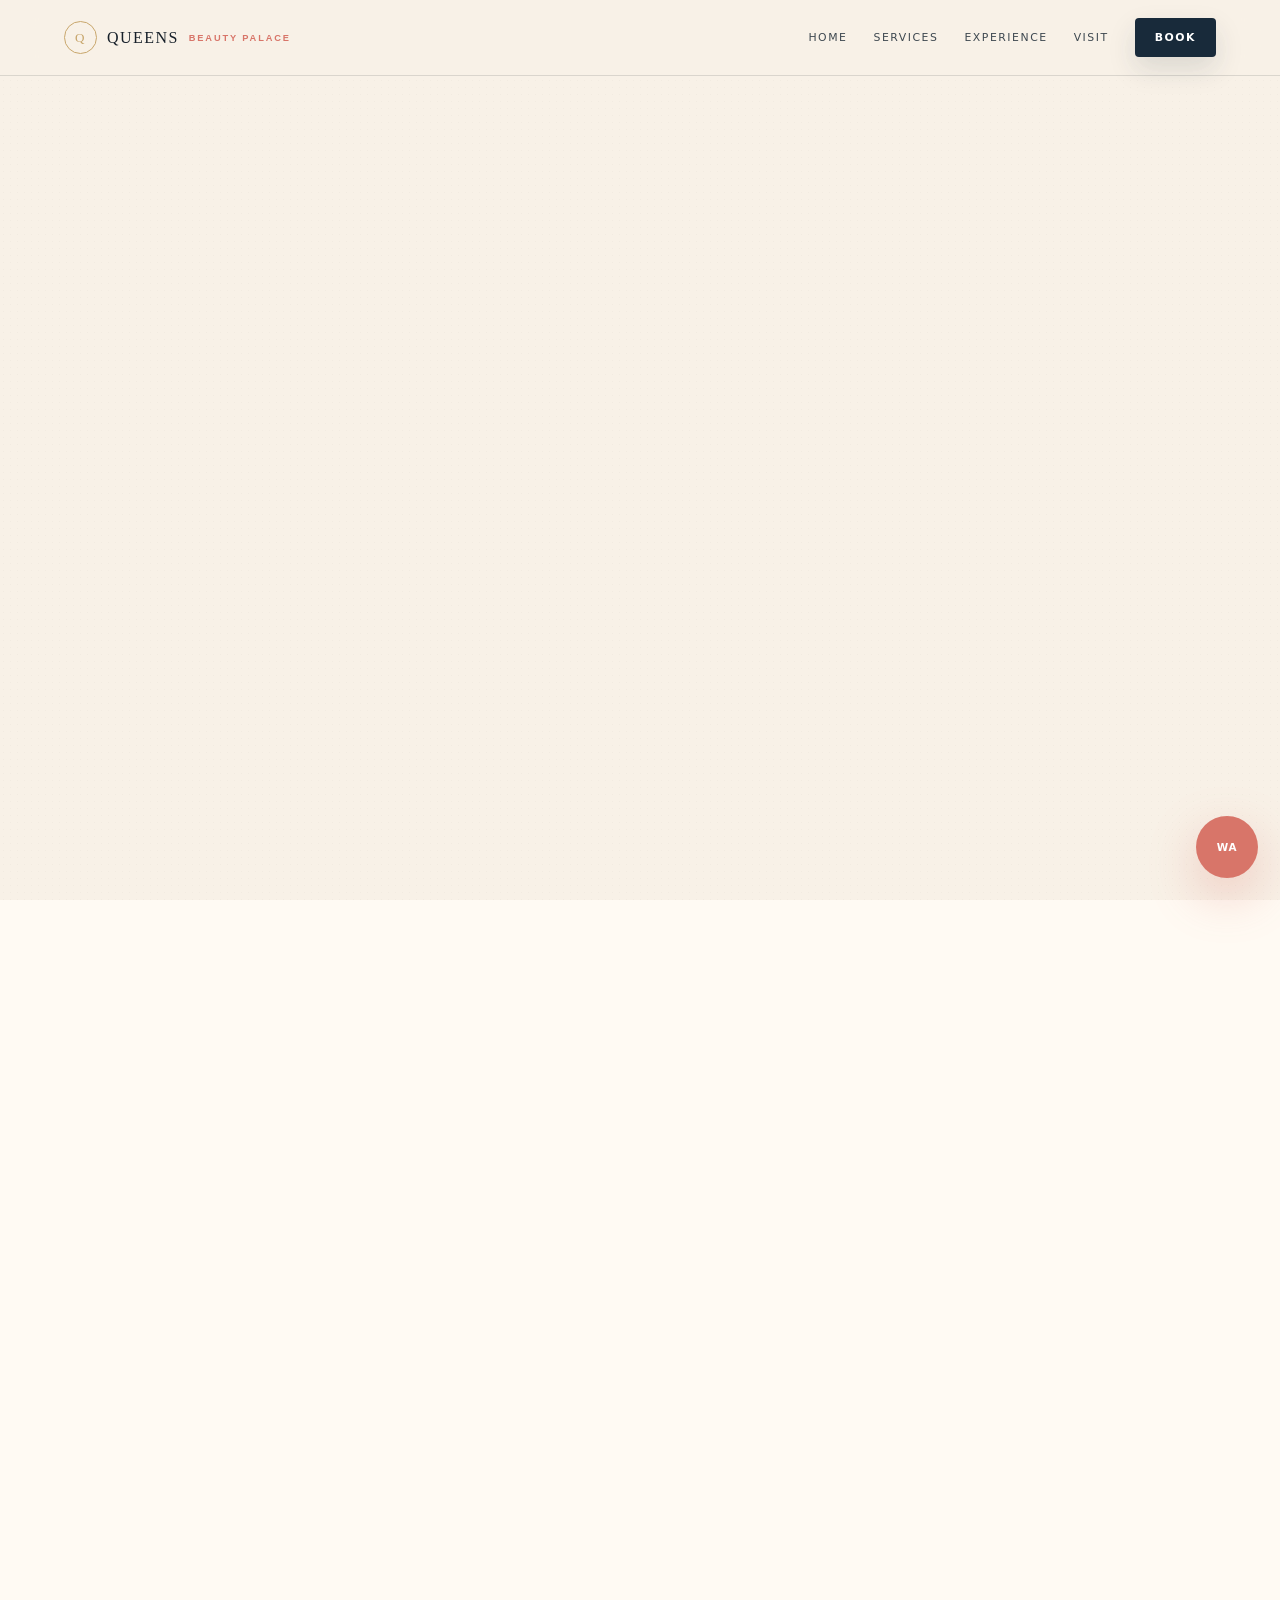
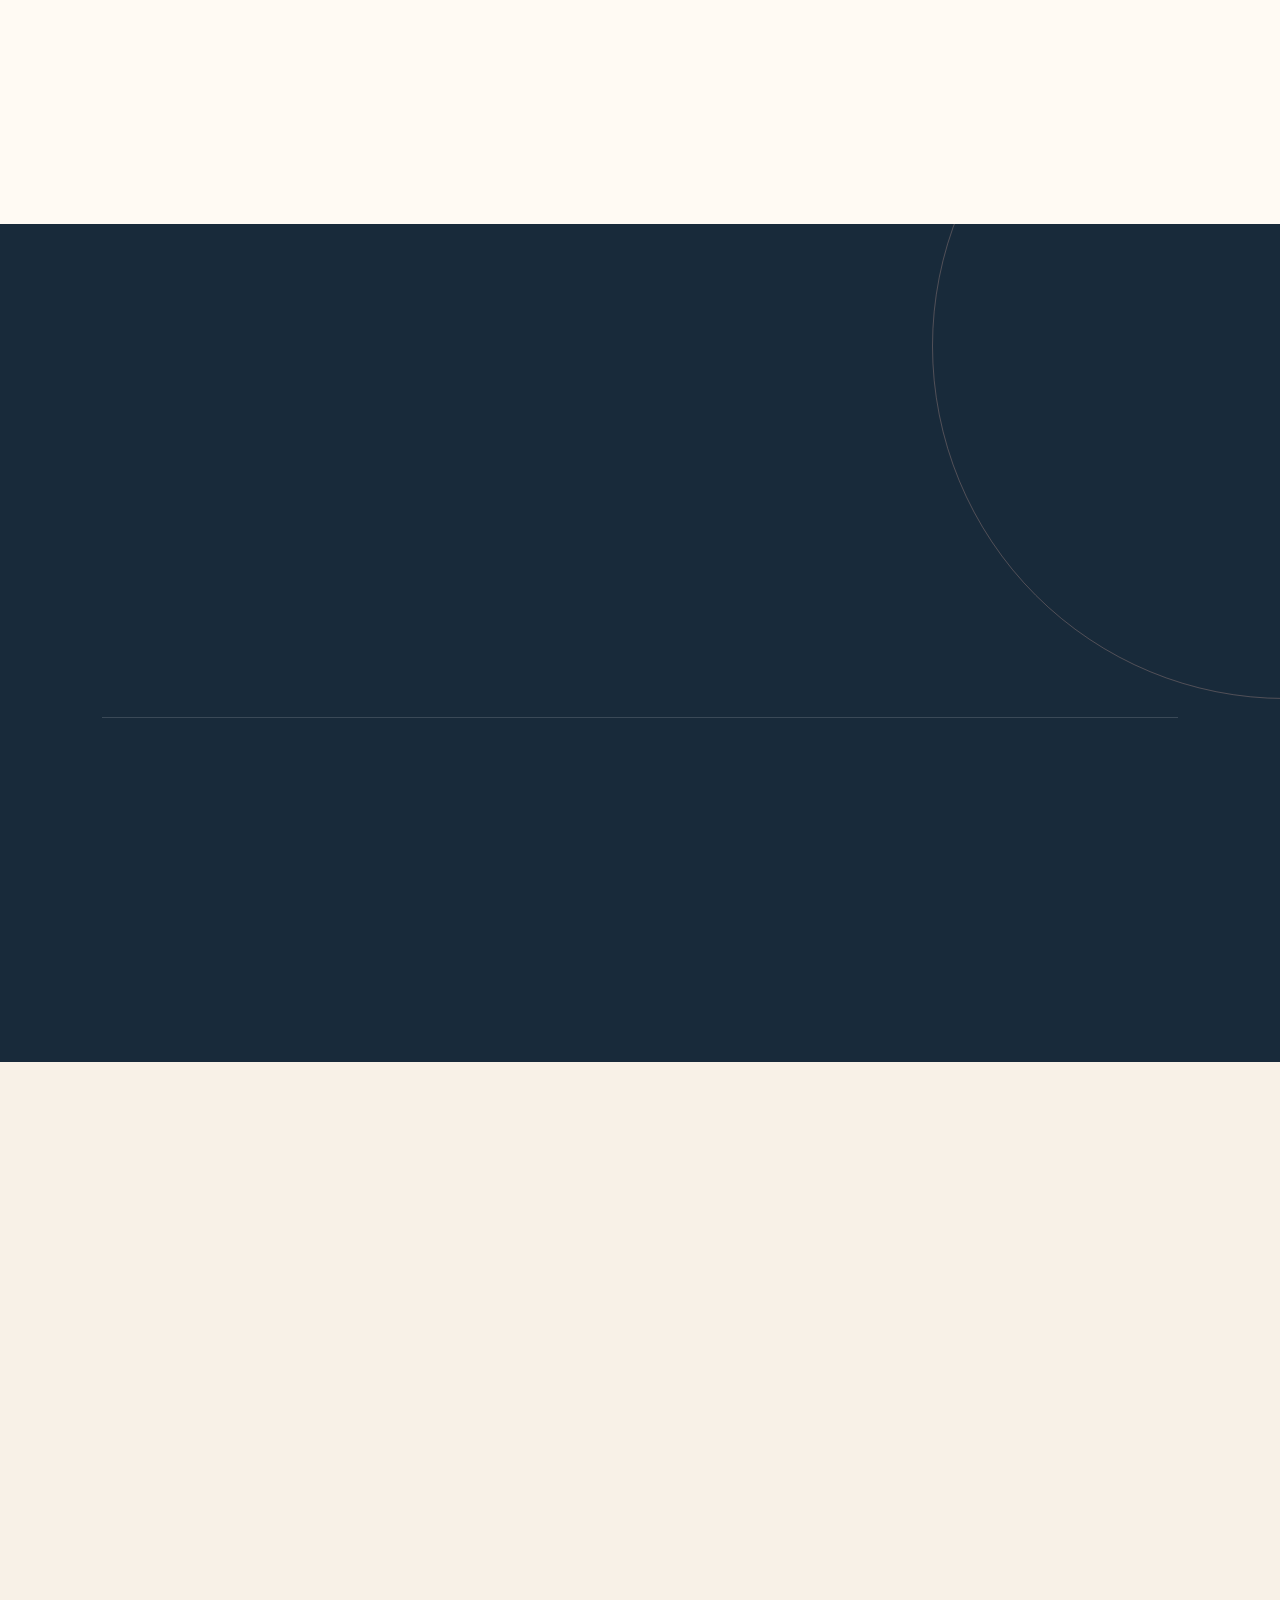
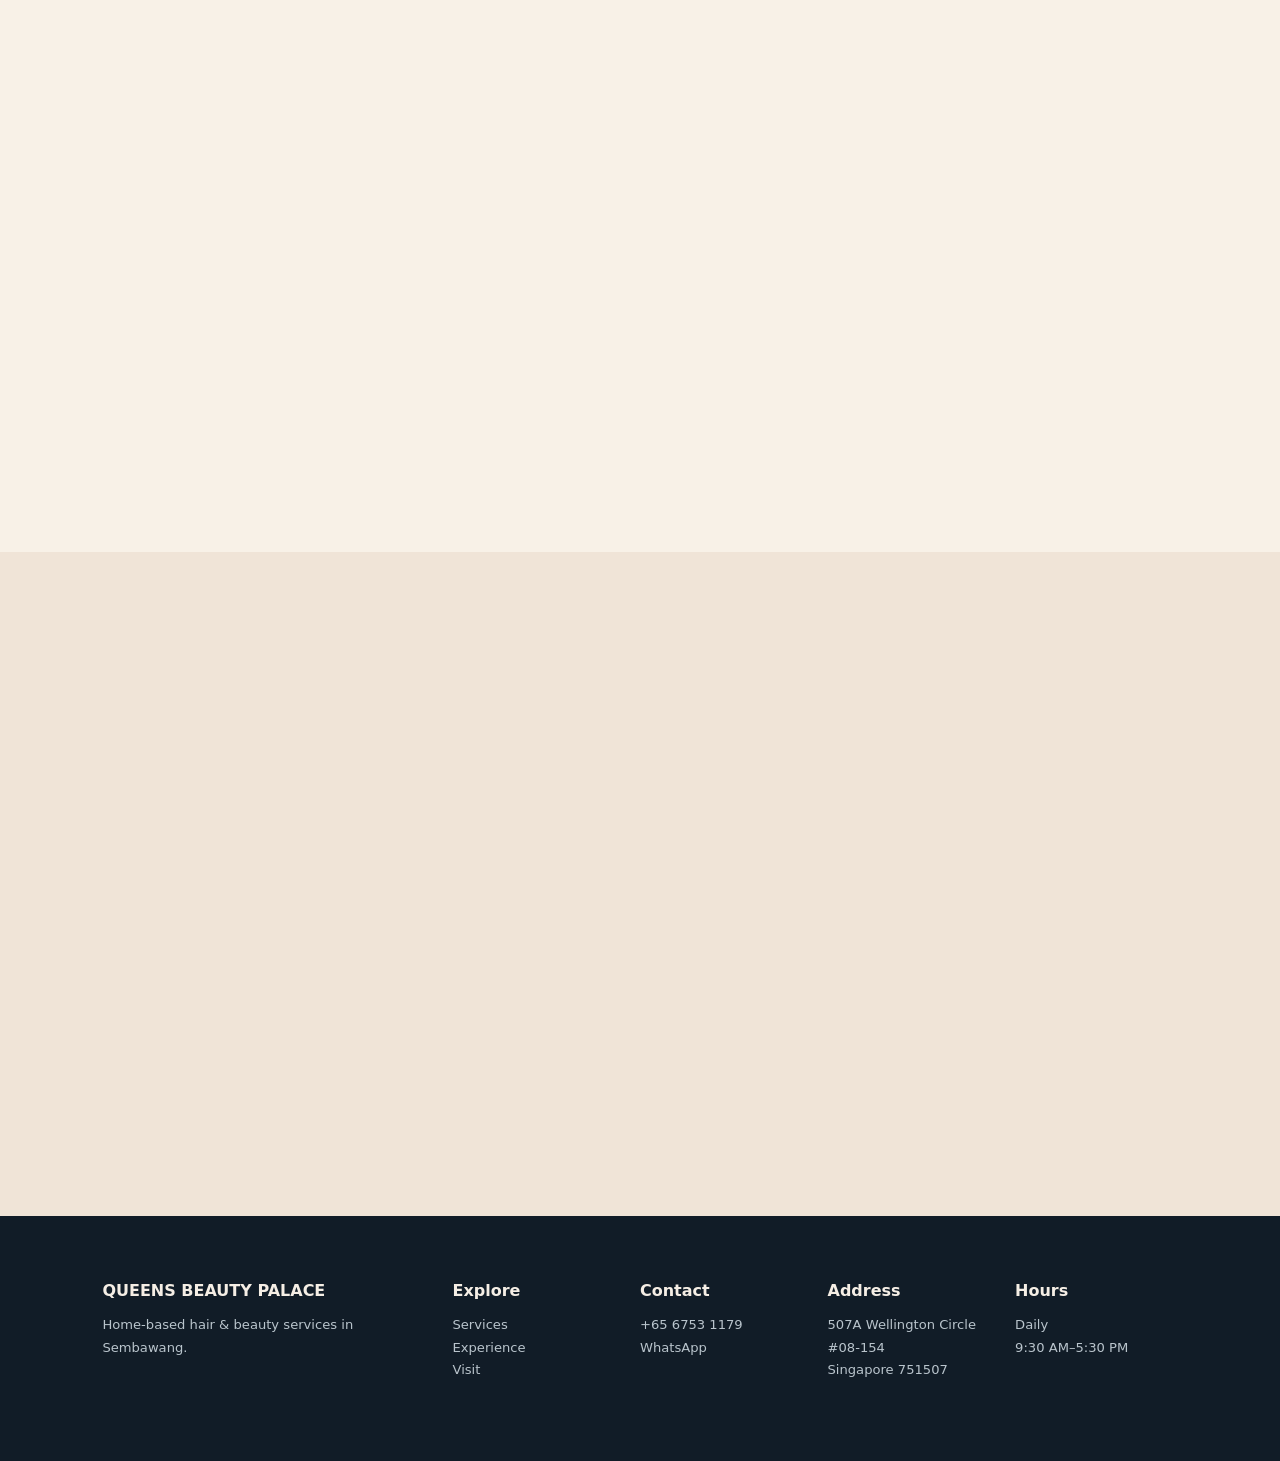
<file: index.html>
<!doctype html><html lang="en"><head><meta charset="utf-8"><meta name="viewport" content="width=device-width,initial-scale=1"><meta name="description" content="Queens Beauty Palace — home-based hair and beauty salon at Montreal Spring, Sembawang, Singapore."><title>Queens Beauty Palace | Sembawang</title><link rel="stylesheet" href="site.css"></head><body><div id="loader"><div class="loader-inner"><div class="loader-q">Q</div><span>QUEENS BEAUTY PALACE</span></div></div><header><a class="logo" href="index.html">QUEENS <b>BEAUTY PALACE</b></a><nav><a href="index.html">Home</a><a href="services.html">Services</a><a href="experience.html">Experience</a><a href="contact.html">Visit</a><a class="navcta magnetic" href="https://wa.me/6567531179?text=Hi%20Queens%20Beauty%20Palace%2C%20I%20would%20like%20to%20book.">Book</a></nav></header><main><section class="hero"><div class="hero-copy reveal"><p class="eyebrow">MONTREAL SPRING · SEMBAWANG · SINGAPORE</p><h1>Beauty, made <em>personal.</em></h1><p class="lead">Queens Beauty Palace is a long-running home-based salon for practical hair and selected beauty services — friendly, neighbourhood-focused and without the pressure of a large commercial salon.</p><div class="actions"><a class="btn magnetic" href="https://wa.me/6567531179?text=Hi%20Queens%20Beauty%20Palace%2C%20I%20would%20like%20to%20book.">WhatsApp to book</a><a class="text-link" href="services.html">Explore the menu →</a></div><div class="hero-meta"><span>507A Wellington Circle · #08-154</span><span>Daily · 9:30 AM–5:30 PM</span><span>+65 6753 1179</span></div></div><div class="hero-stage reveal"><div class="orb"></div><div class="mirror"></div><div class="ribbon">HAIR · BEAUTY · CARE</div></div></section><section class="section"><p class="eyebrow reveal">THE QUEENS APPROACH</p><div class="intro-grid"><div class="reveal"><div class="number">01</div><h2>Small setting.<br><em>Real attention.</em></h2></div><div class="reveal"><p class="lead">Public profiles describe Queens Beauty Palace as a home-based Sembawang salon with a strong value focus. It has been publicly featured for affordable hair services and is associated with haircuts, colouring, perms, rebonding and manicure/pedicure services.</p></div></div><div class="pillars"><article class="pillar reveal tilt"><small>01 / HAIR</small><h3>Everyday cuts</h3><p>Personalised haircuts for adults, children and different lengths, with practical advice for the finish you want.</p></article><article class="pillar reveal tilt"><small>02 / TRANSFORM</small><h3>Colour + texture</h3><p>Colouring, Korean-style perm options, rebonding and straightening for clients looking for a change in shape or finish.</p></article><article class="pillar reveal tilt"><small>03 / BEAUTY</small><h3>Beyond hair</h3><p>Public listings also associate the business with manicure, pedicure and selected brow/lash services. Confirm current availability before booking.</p></article></div></section><section class="story"><div class="reveal"><p class="eyebrow">A DIFFERENT KIND OF APPOINTMENT</p><h2>Come with an idea.<br><em>Leave with a plan.</em></h2><p class="lead">For chemical services especially, the smartest first step is a conversation. Share your current hair condition, previous treatments and the result you want so the right service can be discussed before you commit.</p></div><div class="steps"><div class="step reveal"><b>01</b><h3>Message</h3><p>Tell the salon what you want and your preferred day.</p></div><div class="step reveal"><b>02</b><h3>Discuss</h3><p>Confirm service, suitability, current price and timing.</p></div><div class="step reveal"><b>03</b><h3>Visit</h3><p>Arrive at the Wellington Circle home studio for your appointment.</p></div><div class="step reveal"><b>04</b><h3>Finish</h3><p>Leave with a result chosen around your hair and routine.</p></div></div></section><section class="section menu"><p class="eyebrow reveal">SIGNATURE MENU</p><h2 class="reveal">What are you<br><em>in the mood for?</em></h2><div class="service-cards"><article class="service-card reveal tilt"><span>01 · CUT</span><h3>Haircuts</h3><p>From everyday trims to family and children's cuts, choose a practical shape that suits your routine.</p><a class="text-link" href="services.html#haircuts">See details →</a></article><article class="service-card reveal tilt"><span>02 · COLOUR</span><h3>Hair colour</h3><p>Colour services for refreshing, changing or maintaining your look. Discuss condition and desired tone first.</p><a class="text-link" href="services.html#colour">See details →</a></article><article class="service-card reveal tilt"><span>03 · TEXTURE</span><h3>Perm + rebond</h3><p>Korean-style perm and treatment options alongside rebonding and straightening services.</p><a class="text-link" href="services.html#texture">See details →</a></article><article class="service-card reveal tilt"><span>04 · BEAUTY</span><h3>Nails + extras</h3><p>Manicure and pedicure are part of the registered secondary activity; other beauty services appear in public listings.</p><a class="text-link" href="services.html#beauty">See details →</a></article></div></section><section class="visit"><div class="reveal"><p class="eyebrow">PLAN YOUR VISIT</p><h2>Wellington Circle.<br><em>Before you go.</em></h2></div><div class="visit-grid"><article class="visit-card reveal"><b>ADDRESS</b><p>507A Wellington Circle<br>#08-154, Montreal Spring<br>Singapore 751507</p><a class="text-link" href="contact.html">Directions →</a></article><article class="visit-card reveal"><b>CONTACT</b><p><a href="tel:+6567531179">+65 6753 1179</a><br>Call or message to arrange an appointment.</p><a class="text-link" href="https://wa.me/6567531179">WhatsApp →</a></article><article class="visit-card reveal"><b>HOURS</b><p>Monday–Sunday<br>9:30 AM–5:30 PM</p><small>Confirm your preferred slot before visiting.</small></article></div></section></main><footer><div><strong>QUEENS BEAUTY PALACE</strong><p>Home-based hair & beauty services in Sembawang.</p></div><div><b>Explore</b><p><a href="services.html">Services</a><br><a href="experience.html">Experience</a><br><a href="contact.html">Visit</a></p></div><div><b>Contact</b><p><a href="tel:+6567531179">+65 6753 1179</a><br><a href="https://wa.me/6567531179">WhatsApp</a></p></div><div><b>Address</b><p>507A Wellington Circle<br>#08-154<br>Singapore 751507</p></div><div><b>Hours</b><p>Daily<br>9:30 AM–5:30 PM</p></div></footer><div class="float"><a href="https://wa.me/6567531179">WA</a></div><script src="site.js"></script></body></html>
</file>
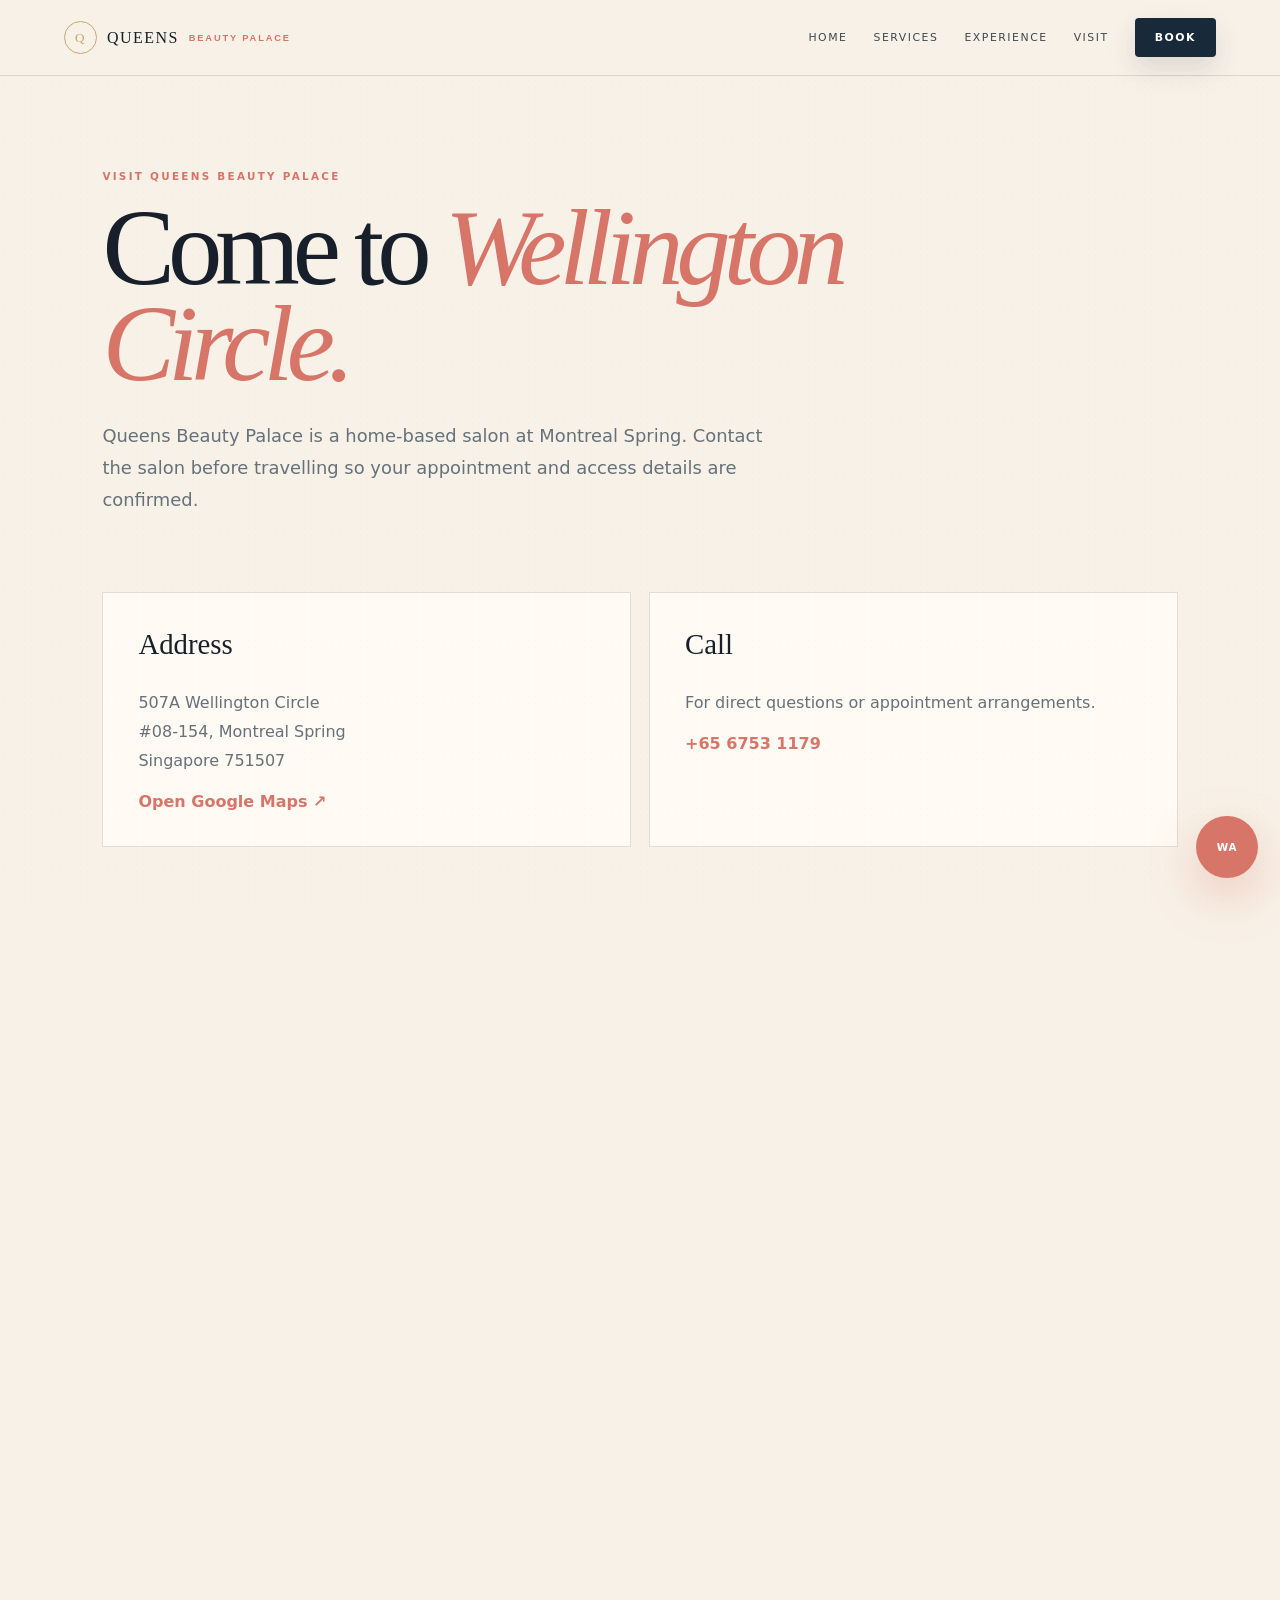
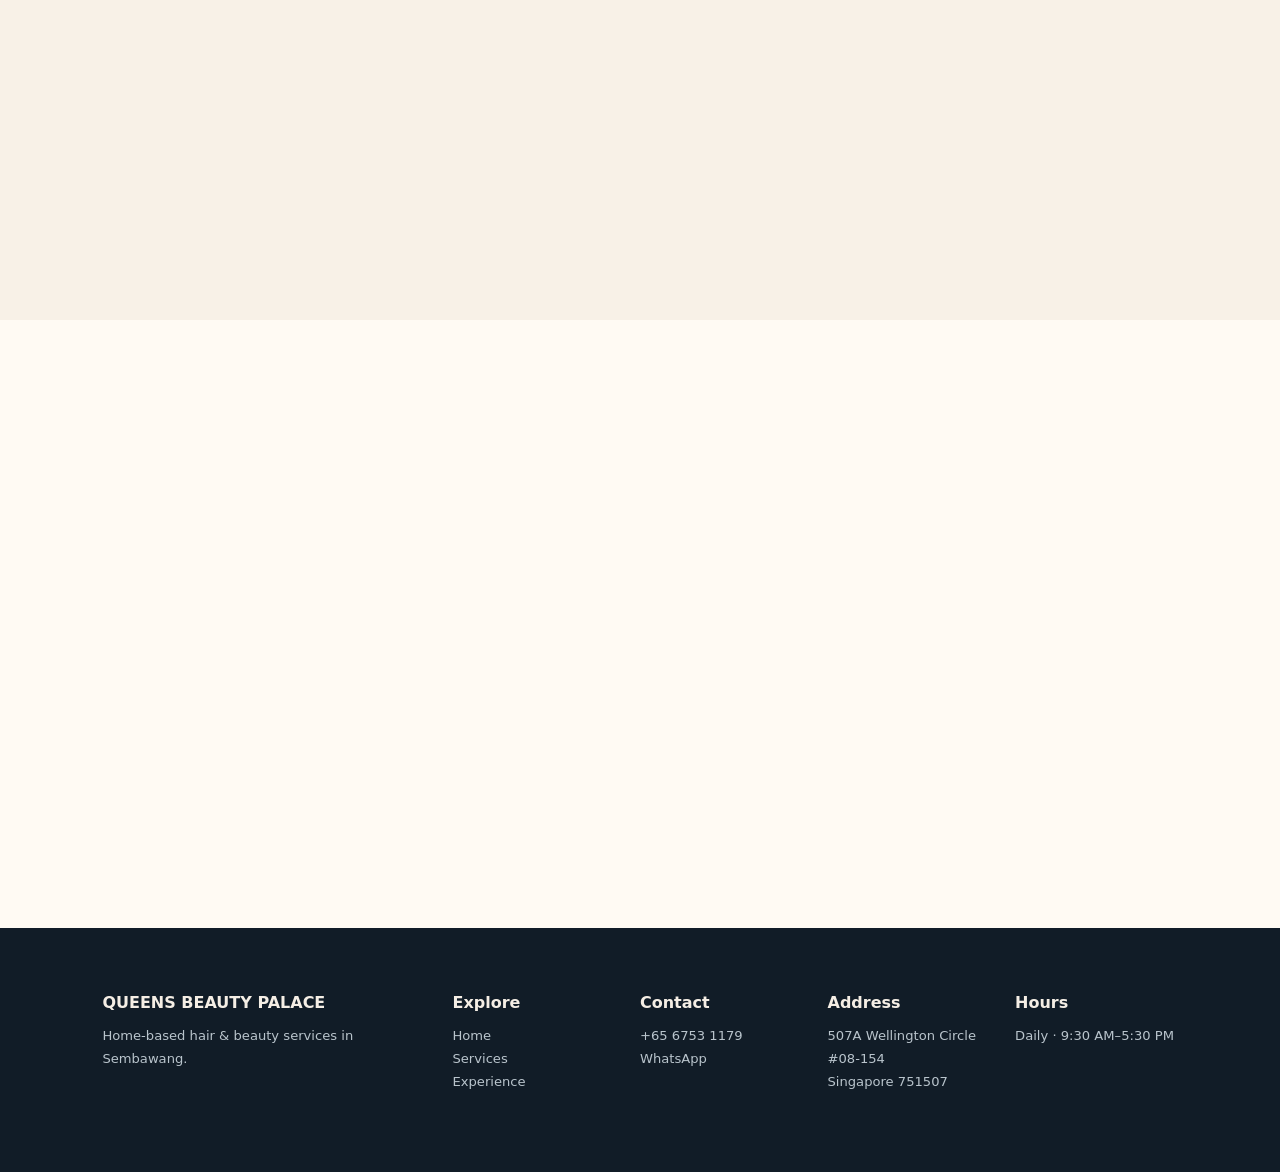
<file: contact.html>
<!doctype html><html lang="en"><head><meta charset="utf-8"><meta name="viewport" content="width=device-width,initial-scale=1"><meta name="description" content="Contact, opening hours and directions for Queens Beauty Palace at 507A Wellington Circle, Singapore 751507."><title>Visit | Queens Beauty Palace</title><link rel="stylesheet" href="site.css"></head><body><div id="loader"><div class="loader-inner"><div class="loader-q">Q</div><span>PLAN YOUR VISIT</span></div></div><header><a class="logo" href="index.html">QUEENS <b>BEAUTY PALACE</b></a><nav><a href="index.html">Home</a><a href="services.html">Services</a><a href="experience.html">Experience</a><a href="contact.html">Visit</a><a class="navcta" href="https://wa.me/6567531179">Book</a></nav></header><main class="page"><div class="page-hero reveal"><p class="eyebrow">VISIT QUEENS BEAUTY PALACE</p><h1>Come to <em>Wellington Circle.</em></h1><p class="lead">Queens Beauty Palace is a home-based salon at Montreal Spring. Contact the salon before travelling so your appointment and access details are confirmed.</p></div><div class="contact-grid"><article class="contact-card reveal"><h3>Address</h3><p>507A Wellington Circle<br>#08-154, Montreal Spring<br>Singapore 751507</p><a class="big-link" href="https://www.google.com/maps/search/?api=1&query=507A%20Wellington%20Circle%20Singapore%20751507">Open Google Maps ↗</a></article><article class="contact-card reveal"><h3>Call</h3><p>For direct questions or appointment arrangements.</p><a class="big-link" href="tel:+6567531179">+65 6753 1179</a></article><article class="contact-card reveal"><h3>WhatsApp</h3><p>Send the service you want, preferred date/time and any useful hair history.</p><a class="big-link" href="https://wa.me/6567531179?text=Hi%20Queens%20Beauty%20Palace%2C%20I%20would%20like%20to%20book.">Message on WhatsApp →</a></article><article class="contact-card reveal"><h3>Opening hours</h3><p>Monday–Sunday<br><strong>9:30 AM–5:30 PM</strong></p><p>These hours are published by local listings; confirm your preferred slot directly.</p></article></div><section class="map-block reveal"><p class="eyebrow">LOCATION</p><h2>Map the <em>arrival.</em></h2><iframe title="Queens Beauty Palace location" src="https://www.google.com/maps?q=507A%20Wellington%20Circle%20Singapore%20751507&output=embed" loading="lazy" allowfullscreen></iframe><a class="btn magnetic" href="https://www.google.com/maps/search/?api=1&query=507A%20Wellington%20Circle%20Singapore%20751507">Open directions ↗</a></section><section class="section" style="margin:80px -8vw -100px"><div class="reveal"><p class="eyebrow">BEFORE YOU TRAVEL</p><h2>Confirm first.<br><em>Then arrive.</em></h2><p class="lead">Because this is a home-based location, a quick message before setting off is the safest way to confirm that the service, timing and access arrangements are ready for you.</p><a class="btn" href="https://wa.me/6567531179?text=Hi%20Queens%20Beauty%20Palace%2C%20I%20would%20like%20to%20confirm%20an%20appointment.">Confirm on WhatsApp →</a></div></section></main><footer><div><strong>QUEENS BEAUTY PALACE</strong><p>Home-based hair & beauty services in Sembawang.</p></div><div><b>Explore</b><p><a href="index.html">Home</a><br><a href="services.html">Services</a><br><a href="experience.html">Experience</a></p></div><div><b>Contact</b><p><a href="tel:+6567531179">+65 6753 1179</a><br><a href="https://wa.me/6567531179">WhatsApp</a></p></div><div><b>Address</b><p>507A Wellington Circle<br>#08-154<br>Singapore 751507</p></div><div><b>Hours</b><p>Daily · 9:30 AM–5:30 PM</p></div></footer><div class="float"><a href="https://wa.me/6567531179">WA</a></div><script src="site.js"></script></body></html>
</file>
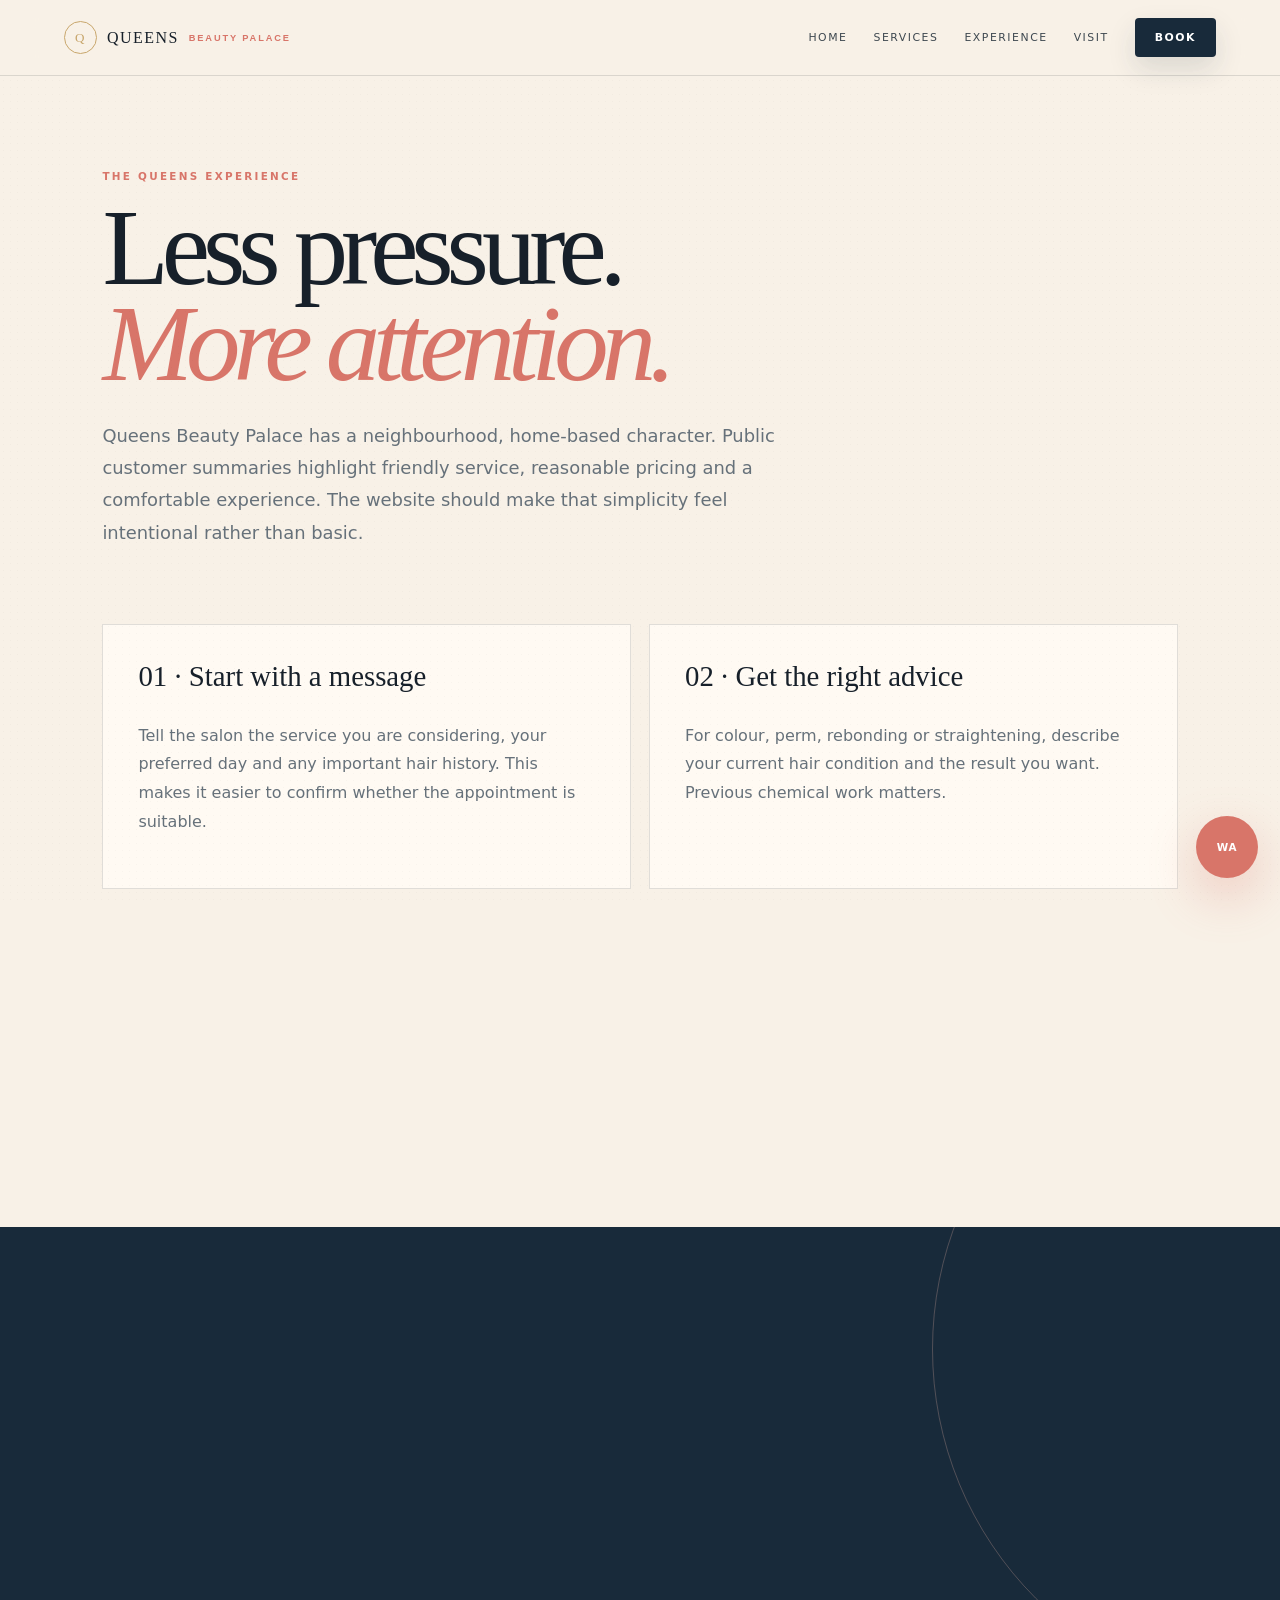
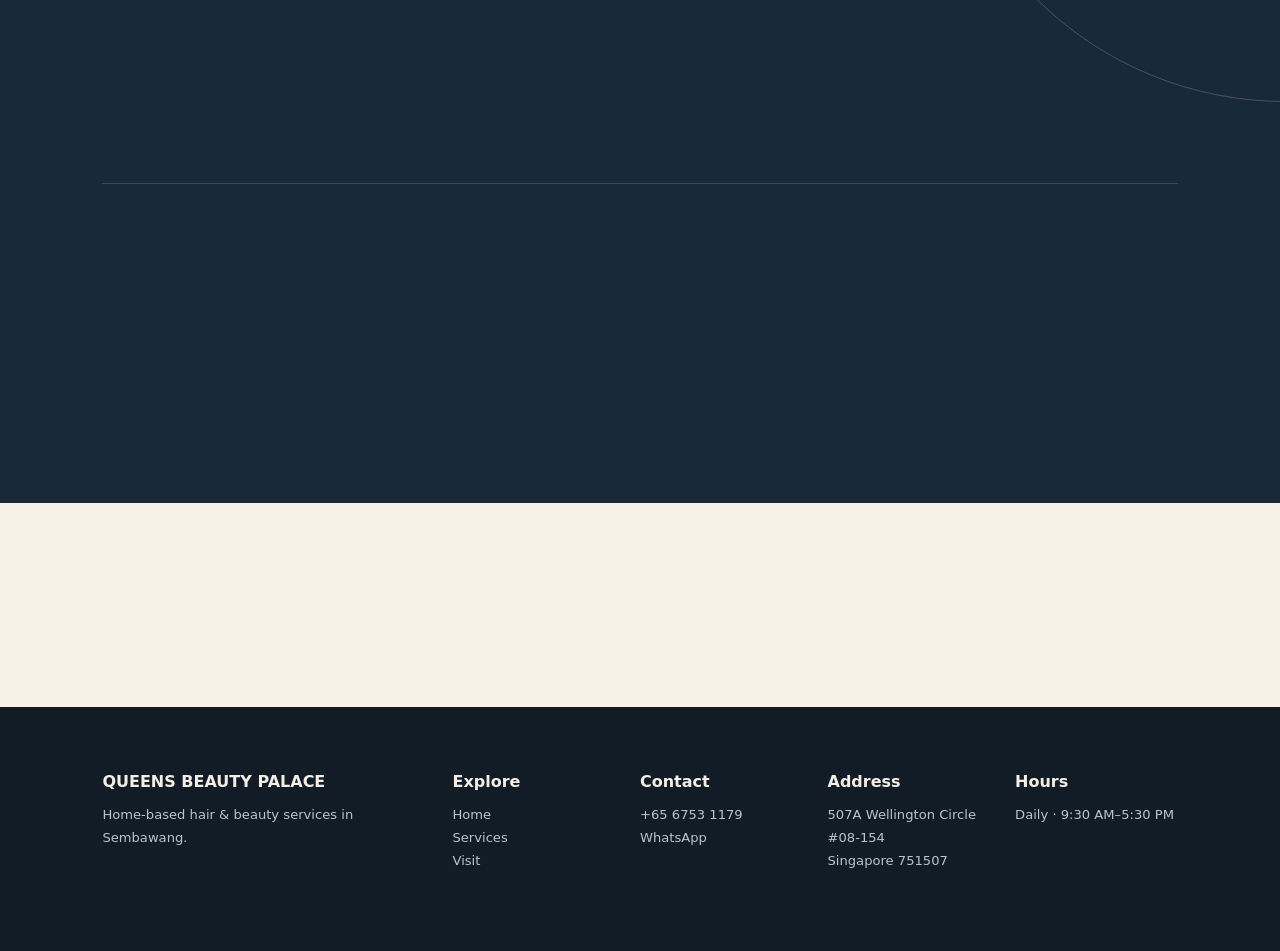
<file: experience.html>
<!doctype html><html lang="en"><head><meta charset="utf-8"><meta name="viewport" content="width=device-width,initial-scale=1"><meta name="description" content="The Queens Beauty Palace appointment experience in Sembawang, Singapore."><title>Experience | Queens Beauty Palace</title><link rel="stylesheet" href="site.css"></head><body><div id="loader"><div class="loader-inner"><div class="loader-q">Q</div><span>THE EXPERIENCE</span></div></div><header><a class="logo" href="index.html">QUEENS <b>BEAUTY PALACE</b></a><nav><a href="index.html">Home</a><a href="services.html">Services</a><a href="experience.html">Experience</a><a href="contact.html">Visit</a><a class="navcta" href="https://wa.me/6567531179">Book</a></nav></header><main class="page"><div class="page-hero reveal"><p class="eyebrow">THE QUEENS EXPERIENCE</p><h1>Less pressure.<br><em>More attention.</em></h1><p class="lead">Queens Beauty Palace has a neighbourhood, home-based character. Public customer summaries highlight friendly service, reasonable pricing and a comfortable experience. The website should make that simplicity feel intentional rather than basic.</p></div><div class="contact-grid"><article class="contact-card reveal tilt"><h3>01 · Start with a message</h3><p>Tell the salon the service you are considering, your preferred day and any important hair history. This makes it easier to confirm whether the appointment is suitable.</p></article><article class="contact-card reveal tilt"><h3>02 · Get the right advice</h3><p>For colour, perm, rebonding or straightening, describe your current hair condition and the result you want. Previous chemical work matters.</p></article><article class="contact-card reveal tilt"><h3>03 · Confirm the details</h3><p>Before travelling, confirm the current price, appointment time, exact service and any access instructions for the home-based location.</p></article><article class="contact-card reveal tilt"><h3>04 · Keep it comfortable</h3><p>The appeal of a home salon is a smaller, more personal setting. Come prepared with your reference photos and realistic expectations for your hair.</p></article></div><section class="story" style="margin:80px -8vw 0"><div class="reveal"><p class="eyebrow">A SIMPLE ROUTINE</p><h2>Your appointment,<br><em>without the theatre.</em></h2><p class="lead">No complicated booking funnel. No need to guess which service you need. Send a message, explain what you want, confirm the details and arrive ready.</p><a class="btn magnetic" href="https://wa.me/6567531179?text=Hi%20Queens%20Beauty%20Palace%2C%20I%20would%20like%20to%20book%20an%20appointment.">WhatsApp the salon →</a></div><div class="steps"><div class="step reveal"><b>01</b><h3>Reference</h3><p>Share a photo or describe your desired result.</p></div><div class="step reveal"><b>02</b><h3>Assess</h3><p>Discuss your current hair and previous treatment.</p></div><div class="step reveal"><b>03</b><h3>Confirm</h3><p>Agree the service, price and appointment slot.</p></div><div class="step reveal"><b>04</b><h3>Relax</h3><p>Arrive at the home studio and enjoy the appointment.</p></div></div></section><div class="page-nav reveal"><a href="services.html">Browse services →</a><a href="contact.html">Find the salon →</a></div></main><footer><div><strong>QUEENS BEAUTY PALACE</strong><p>Home-based hair & beauty services in Sembawang.</p></div><div><b>Explore</b><p><a href="index.html">Home</a><br><a href="services.html">Services</a><br><a href="contact.html">Visit</a></p></div><div><b>Contact</b><p><a href="tel:+6567531179">+65 6753 1179</a><br><a href="https://wa.me/6567531179">WhatsApp</a></p></div><div><b>Address</b><p>507A Wellington Circle<br>#08-154<br>Singapore 751507</p></div><div><b>Hours</b><p>Daily · 9:30 AM–5:30 PM</p></div></footer><div class="float"><a href="https://wa.me/6567531179">WA</a></div><script src="site.js"></script></body></html>
</file>
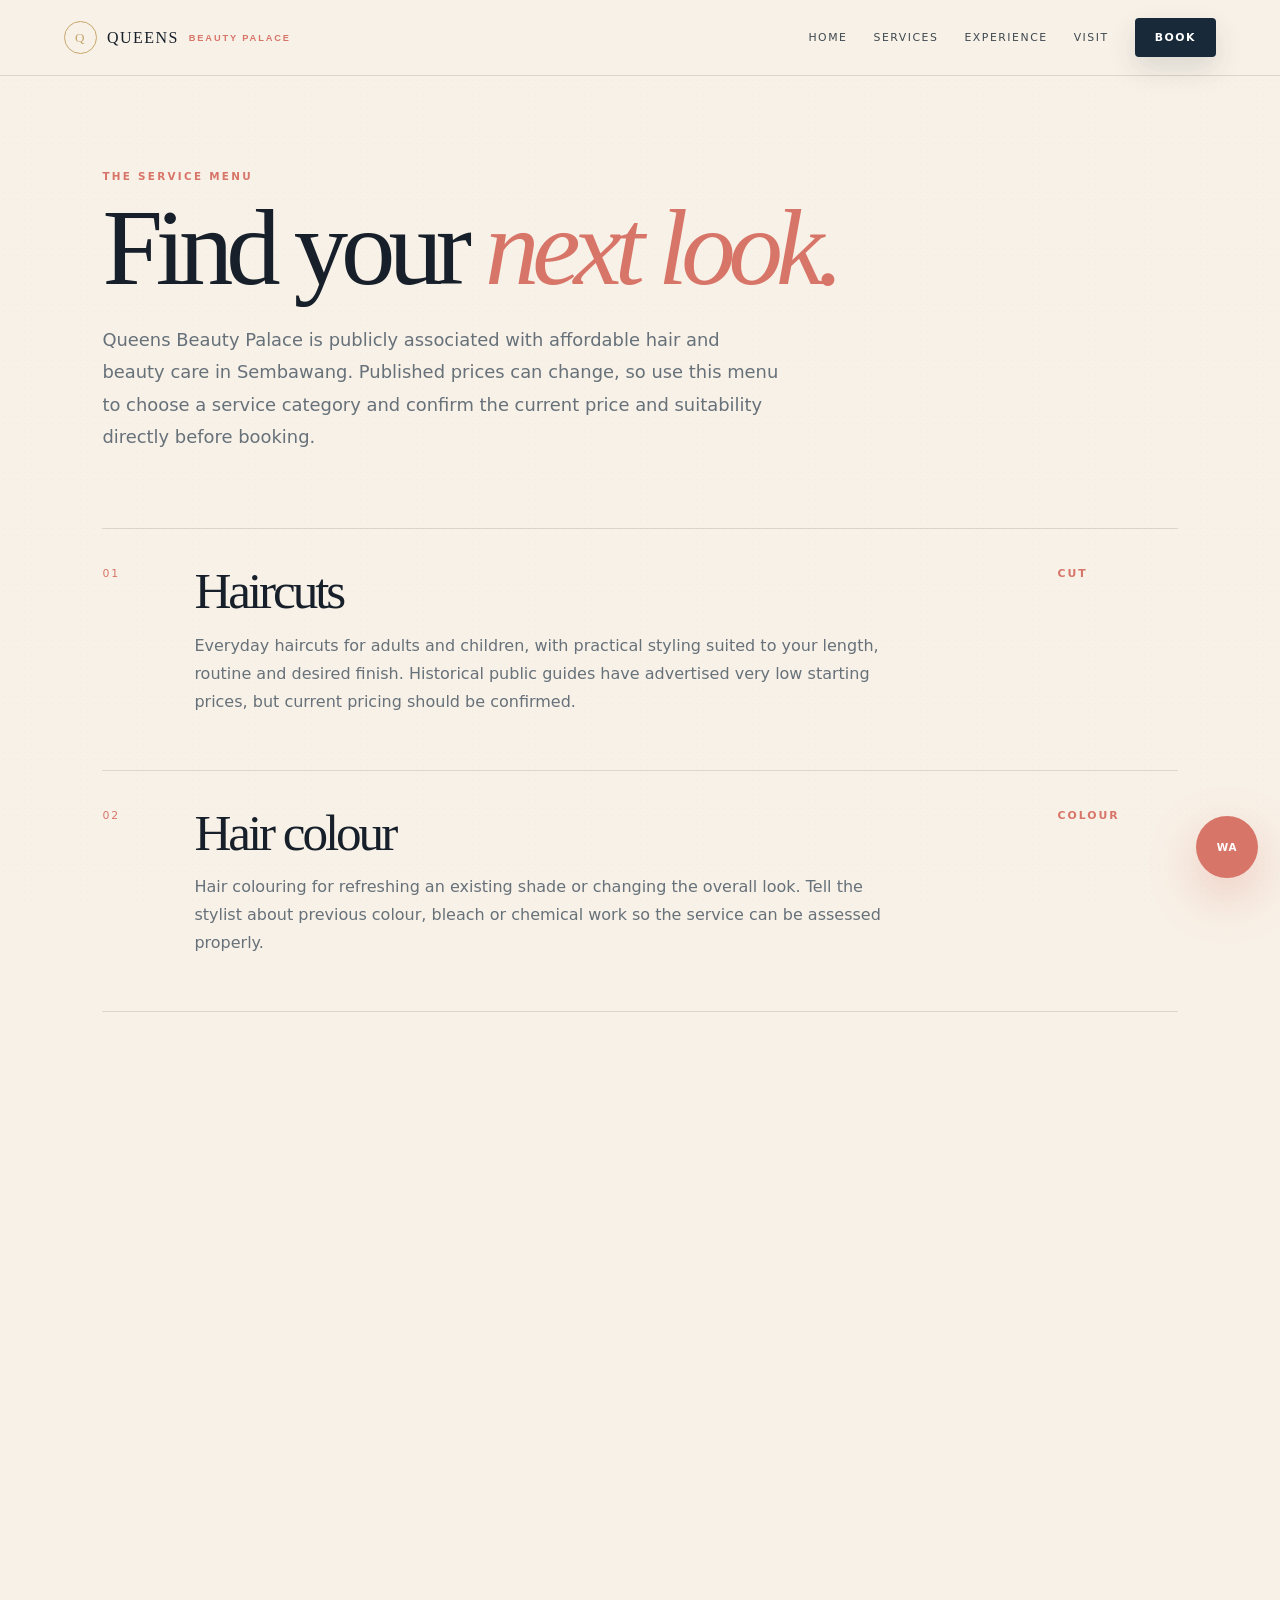
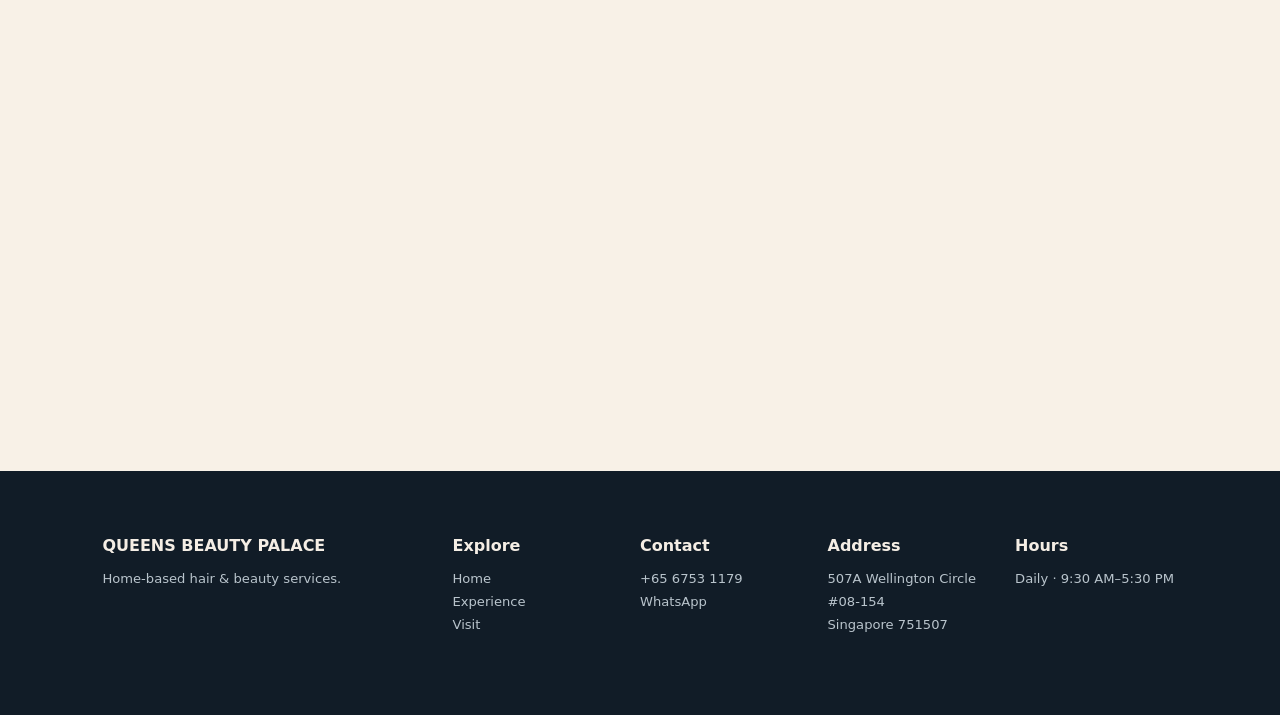
<file: services.html>
<!doctype html><html lang="en"><head><meta charset="utf-8"><meta name="viewport" content="width=device-width,initial-scale=1"><meta name="description" content="Queens Beauty Palace service menu — haircuts, colour, perm, rebonding and beauty services."><title>Services | Queens Beauty Palace</title><link rel="stylesheet" href="site.css"></head><body><div id="loader"><div class="loader-inner"><div class="loader-q">Q</div><span>SERVICE MENU</span></div></div><header><a class="logo" href="index.html">QUEENS <b>BEAUTY PALACE</b></a><nav><a href="index.html">Home</a><a href="services.html">Services</a><a href="experience.html">Experience</a><a href="contact.html">Visit</a><a class="navcta" href="https://wa.me/6567531179">Book</a></nav></header><main class="page"><div class="page-hero reveal"><p class="eyebrow">THE SERVICE MENU</p><h1>Find your <em>next look.</em></h1><p class="lead">Queens Beauty Palace is publicly associated with affordable hair and beauty care in Sembawang. Published prices can change, so use this menu to choose a service category and confirm the current price and suitability directly before booking.</p></div><div class="service-list"><article id="haircuts" class="service-row reveal"><span>01</span><div><h2>Haircuts</h2><p>Everyday haircuts for adults and children, with practical styling suited to your length, routine and desired finish. Historical public guides have advertised very low starting prices, but current pricing should be confirmed.</p></div><strong>CUT</strong></article><article id="colour" class="service-row reveal"><span>02</span><div><h2>Hair colour</h2><p>Hair colouring for refreshing an existing shade or changing the overall look. Tell the stylist about previous colour, bleach or chemical work so the service can be assessed properly.</p></div><strong>COLOUR</strong></article><article id="texture" class="service-row reveal"><span>03</span><div><h2>Korean-style perms</h2><p>Public guides describe Korean-style perm and treatment services. The final technique depends on hair length, texture, previous processing and the desired curl or wave.</p></div><strong>PERM</strong></article><article class="service-row reveal"><span>04</span><div><h2>Rebonding & straightening</h2><p>Smoothing and straightening options for a straighter, easier-to-manage finish. A consultation is especially useful when hair has already been chemically treated.</p></div><strong>SMOOTH</strong></article><article id="beauty" class="service-row reveal"><span>05</span><div><h2>Manicure & pedicure</h2><p>Manicure and pedicure services are listed as the business's secondary registered activity. Confirm the current nail menu, availability and appointment duration.</p></div><strong>NAILS</strong></article><article class="service-row reveal"><span>06</span><div><h2>Brows & lashes</h2><p>Local public profiles also associate Queens Beauty Palace with eyebrow embroidery and eyelash services. These offerings may change, so ask before booking.</p></div><strong>BEAUTY</strong></article></div><div class="page-nav reveal"><a class="btn" href="https://wa.me/6567531179?text=Hi%20Queens%20Beauty%20Palace%2C%20I%20would%20like%20to%20ask%20about%20a%20service.">Ask about a service →</a><a href="experience.html">How the appointment works →</a><a href="contact.html">Visit →</a></div></main><footer><div><strong>QUEENS BEAUTY PALACE</strong><p>Home-based hair & beauty services.</p></div><div><b>Explore</b><p><a href="index.html">Home</a><br><a href="experience.html">Experience</a><br><a href="contact.html">Visit</a></p></div><div><b>Contact</b><p><a href="tel:+6567531179">+65 6753 1179</a><br><a href="https://wa.me/6567531179">WhatsApp</a></p></div><div><b>Address</b><p>507A Wellington Circle<br>#08-154<br>Singapore 751507</p></div><div><b>Hours</b><p>Daily · 9:30 AM–5:30 PM</p></div></footer><div class="float"><a href="https://wa.me/6567531179">WA</a></div><script src="site.js"></script></body></html>
</file>
<file: site.css>
/* Queens Beauty Palace — bespoke Art Deco salon system */
:root{--ink:#17202a;--navy:#182a3a;--cream:#f8f1e7;--paper:#fffaf3;--coral:#d87569;--peach:#f0b7a8;--gold:#c7a56b;--muted:#66717a;--line:#17202a22;--shadow:0 24px 80px #182a3a18}*{box-sizing:border-box}html{scroll-behavior:smooth}body{margin:0;background:var(--cream);color:var(--ink);font-family:Inter,system-ui,-apple-system,sans-serif;overflow-x:hidden}body:before{content:"";position:fixed;inset:0;pointer-events:none;z-index:1;opacity:.28;background-image:radial-gradient(#182a3a18 .6px,transparent .6px);background-size:7px 7px}a{color:inherit;text-decoration:none}header{position:fixed;z-index:50;top:0;left:0;right:0;padding:18px 5vw;display:flex;align-items:center;justify-content:space-between;background:#f8f1e7d9;border-bottom:1px solid var(--line);backdrop-filter:blur(16px);transition:.35s}header.scrolled{padding-block:12px;background:#fffaf3f5;box-shadow:0 12px 35px #182a3a12}.logo{display:flex;align-items:center;gap:10px;font-family:Georgia,serif;font-size:1rem;letter-spacing:.09em}.logo:before{content:"Q";width:31px;height:31px;border:1px solid var(--gold);border-radius:50%;display:grid;place-items:center;color:var(--gold);font-size:.82rem}.logo b{font-family:Inter,sans-serif;font-size:.58rem;letter-spacing:.2em;color:var(--coral)}nav{display:flex;align-items:center;gap:26px}nav a{font-size:.68rem;letter-spacing:.14em;text-transform:uppercase;color:#3e4850}nav a:hover{color:var(--coral)}nav .navcta,.btn{background:var(--navy);color:#fff;padding:13px 20px;border-radius:4px;box-shadow:0 12px 28px #182a3a22;font-weight:800;display:inline-block;transition:.3s}.btn:hover,nav .navcta:hover{background:var(--coral);transform:translateY(-2px)}.hero{min-height:100svh;padding:145px 7vw 80px;display:grid;grid-template-columns:1.05fr .95fr;gap:6vw;align-items:center;position:relative}.hero-copy{position:relative;z-index:2}.eyebrow{font-size:.65rem;letter-spacing:.22em;text-transform:uppercase;color:var(--coral);font-weight:900}.hero h1,.page-hero h1{font-family:Georgia,serif;font-size:clamp(4rem,8.5vw,8.7rem);font-weight:400;line-height:.88;letter-spacing:-.065em;margin:18px 0 28px}.hero h1 em,.page-hero h1 em,h2 em{color:var(--coral);font-style:italic}.lead{max-width:680px;color:var(--muted);font-size:clamp(1rem,1.4vw,1.18rem);line-height:1.8}.actions{display:flex;gap:22px;align-items:center;flex-wrap:wrap;margin:34px 0}.text-link{font-weight:800;border-bottom:1px solid var(--gold);padding-bottom:5px}.hero-meta{display:flex;gap:25px;flex-wrap:wrap;padding-top:18px;border-top:1px solid var(--line);font-size:.75rem;color:#657078}.hero-stage{min-height:570px;position:relative;display:grid;place-items:center}.mirror{width:min(460px,78vw);aspect-ratio:.72;border-radius:48% 48% 42% 42%;background:linear-gradient(145deg,#fffdf7,#e8d8c6);border:12px solid #c7a56b;box-shadow:inset 0 0 0 8px #fff8ed,0 35px 90px #182a3a22;position:relative;transform:rotate(3deg);animation:float 7s ease-in-out infinite}.mirror:before{content:"";position:absolute;inset:12%;border-radius:50%;background:radial-gradient(circle at 50% 35%,#fffdf8,#f0cfc5 38%,#c9786e 100%);box-shadow:inset 0 -35px 60px #7b423c22}.mirror:after{content:"QUEENS\A BEAUTY PALACE";white-space:pre;position:absolute;left:50%;top:50%;transform:translate(-50%,-50%);font:700 clamp(.8rem,1.5vw,1rem)/1.7 Inter,sans-serif;letter-spacing:.22em;text-align:center;color:#fff;mix-blend-mode:soft-light}.ribbon{position:absolute;right:0;bottom:7%;padding:14px 18px;background:var(--navy);color:#fff;letter-spacing:.16em;font-size:.58rem;transform:rotate(-4deg);box-shadow:var(--shadow)}.orb{position:absolute;width:105px;height:105px;border-radius:50%;left:0;top:15%;background:var(--coral);box-shadow:0 18px 50px #d8756940;animation:drift 6s ease-in-out infinite}.section,.story,.visit{padding:110px 8vw}.section{background:var(--paper)}h2{font-family:Georgia,serif;font-size:clamp(3rem,6vw,6.4rem);font-weight:400;line-height:.95;letter-spacing:-.06em;margin:12px 0 48px}.intro-grid{display:grid;grid-template-columns:1fr 1.2fr;gap:7vw;align-items:end}.number{font:italic 4rem Georgia;color:var(--gold)}.pillars{display:grid;grid-template-columns:repeat(3,1fr);gap:18px;margin-top:60px}.pillar{padding:30px;min-height:245px;border:1px solid var(--line);background:var(--cream);position:relative;overflow:hidden;transition:.45s}.pillar:before{content:"";position:absolute;width:100px;height:100px;border-radius:50%;right:-35px;top:-35px;background:var(--peach);opacity:.5}.pillar:hover{transform:translateY(-8px);box-shadow:var(--shadow)}.pillar small{font-weight:900;color:var(--coral);letter-spacing:.15em}.pillar h3{font:400 1.8rem Georgia;margin:45px 0 10px}.pillar p,.story p{color:var(--muted);line-height:1.75}.story{background:var(--navy);color:#fff;position:relative;overflow:hidden}.story:after{content:"";position:absolute;width:55vw;height:55vw;border:1px solid #f0b7a844;border-radius:50%;right:-28vw;top:-18vw}.story .eyebrow{color:var(--peach)}.story .lead,.story p{color:#d6dfe4}.story h2 em{color:var(--peach)}.steps{display:grid;grid-template-columns:repeat(4,1fr);gap:0;margin-top:55px;border-top:1px solid #ffffff25}.step{padding:25px 22px;border-right:1px solid #ffffff25}.step:last-child{border:0}.step b{color:var(--peach);font-size:.7rem}.step h3{font:400 1.5rem Georgia}.step p{font-size:.9rem}.menu{background:var(--cream)}.service-cards{display:grid;grid-template-columns:repeat(2,1fr);gap:20px}.service-card{padding:35px;min-height:300px;border:1px solid var(--line);background:var(--paper);position:relative;overflow:hidden;transition:.45s}.service-card:after{content:"";position:absolute;width:180px;height:180px;border-radius:50%;right:-70px;bottom:-80px;background:var(--peach);opacity:.45}.service-card:hover{transform:translateY(-7px);box-shadow:var(--shadow)}.service-card span{font-size:.65rem;color:var(--coral);letter-spacing:.2em;font-weight:900}.service-card h3{font:400 2.3rem Georgia;margin:55px 0 10px}.service-card p{color:var(--muted);max-width:560px;line-height:1.7}.visit{background:#f0e4d7}.visit-grid{display:grid;grid-template-columns:1.3fr 1fr 1fr;gap:18px}.visit-card{padding:30px;background:#fffaf3;border:1px solid var(--line);min-height:190px}.visit-card b{font-size:.62rem;letter-spacing:.18em;color:var(--coral)}.visit-card p{line-height:1.75;color:var(--muted)}.page{padding:160px 8vw 100px;min-height:100svh}.page-hero{max-width:1000px;margin-bottom:75px}.service-list{border-top:1px solid var(--line)}.service-row{display:grid;grid-template-columns:70px 1fr 120px;gap:22px;padding:38px 0;border-bottom:1px solid var(--line);position:relative;transition:.3s}.service-row:hover{padding-left:14px;background:#fff8}.service-row>span,.service-row>strong{font-size:.68rem;color:var(--coral);letter-spacing:.18em}.service-row h2{font-size:clamp(2.2rem,4vw,4rem);margin:0 0 8px}.service-row p{color:var(--muted);line-height:1.75;max-width:720px}.contact-grid{display:grid;grid-template-columns:repeat(2,1fr);gap:18px}.contact-card{padding:35px;min-height:240px;border:1px solid var(--line);background:var(--paper);transition:.4s}.contact-card:hover{transform:translateY(-6px);box-shadow:var(--shadow)}.contact-card h3{font:400 1.8rem Georgia;margin-top:0}.contact-card p{color:var(--muted);line-height:1.8}.big-link{color:var(--coral);font-weight:900}.map-block{margin-top:70px}.map-block iframe{width:100%;height:430px;border:0;filter:grayscale(.35) sepia(.1);box-shadow:var(--shadow)}.page-nav{display:flex;gap:12px;flex-wrap:wrap;margin-top:55px}.page-nav a{padding:14px 18px;border:1px solid var(--line);background:#fffaf3}.page-nav a:hover{border-color:var(--coral);color:var(--coral)}footer{padding:65px 8vw;background:#111c27;color:#f5eee5;display:grid;grid-template-columns:2fr repeat(4,1fr);gap:25px}footer p{font-size:.82rem;line-height:1.75;color:#b9c4cc}footer a:hover{color:var(--peach)}.float{position:fixed;z-index:90;right:22px;bottom:22px;width:62px;height:62px;border-radius:50%;display:grid;place-items:center;background:var(--coral);color:#fff;font-size:.65rem;font-weight:900;letter-spacing:.08em;box-shadow:0 18px 50px #d8756955}.reveal{opacity:0;transform:translateY(35px);transition:opacity .8s ease,transform .8s cubic-bezier(.2,.7,.2,1)}.reveal.visible{opacity:1;transform:none}.reveal.exit{opacity:0;transform:translateY(-25px)}#loader{position:fixed;inset:0;z-index:200;background:var(--navy);display:grid;place-items:center;color:#fff;transition:opacity .8s}.loader-inner{text-align:center}.loader-q{width:75px;height:75px;margin:auto;border:1px solid var(--gold);border-radius:50%;display:grid;place-items:center;font:2.2rem Georgia;color:var(--peach);animation:pulse 1.8s infinite}.loader-inner span{display:block;margin-top:18px;font-size:.62rem;letter-spacing:.3em}.is-hidden{opacity:0;pointer-events:none}#scroll-progress{position:fixed;z-index:100;top:0;left:0;height:3px;width:0;background:var(--coral)}@keyframes float{50%{transform:translateY(-13px) rotate(1deg)}}@keyframes drift{50%{transform:translate(18px,20px)}}@keyframes pulse{50%{box-shadow:0 0 35px #f0b7a844}}@media(max-width:800px){header{padding:14px 18px}.logo b{display:none}header nav{position:fixed;left:8px;right:8px;bottom:8px;padding:8px;background:#111c27f5;border:1px solid #ffffff20;display:flex;justify-content:space-around;gap:2px;backdrop-filter:blur(16px);box-shadow:0 15px 45px #0005}header nav a{color:#fff;font-size:.57rem;padding:9px 5px}header nav .navcta{padding:9px 10px}.hero{grid-template-columns:1fr;padding:125px 6vw 70px}.hero h1,.page-hero h1{font-size:clamp(3.5rem,17vw,6.5rem)}.hero-stage{min-height:410px}.mirror{width:72vw}.orb{width:70px;height:70px}.section,.story,.visit{padding:82px 6vw}.intro-grid,.pillars,.steps,.visit-grid,.service-cards,.contact-grid{grid-template-columns:1fr}.pillars{margin-top:35px}.pillar{min-height:210px}.steps{border-top:0}.step{border-right:0;border-bottom:1px solid #ffffff25;padding:22px 0}.service-card{min-height:260px}.page{padding:130px 6vw 95px}.service-row{grid-template-columns:38px 1fr}.service-row strong{grid-column:2}.map-block iframe{height:70vw;min-height:290px}footer{grid-template-columns:1fr 1fr;padding:55px 6vw}.float{bottom:78px;right:15px}}@media(max-width:480px){footer{grid-template-columns:1fr}.hero-meta{display:block}.hero-meta p{margin:7px 0}}
</file>
